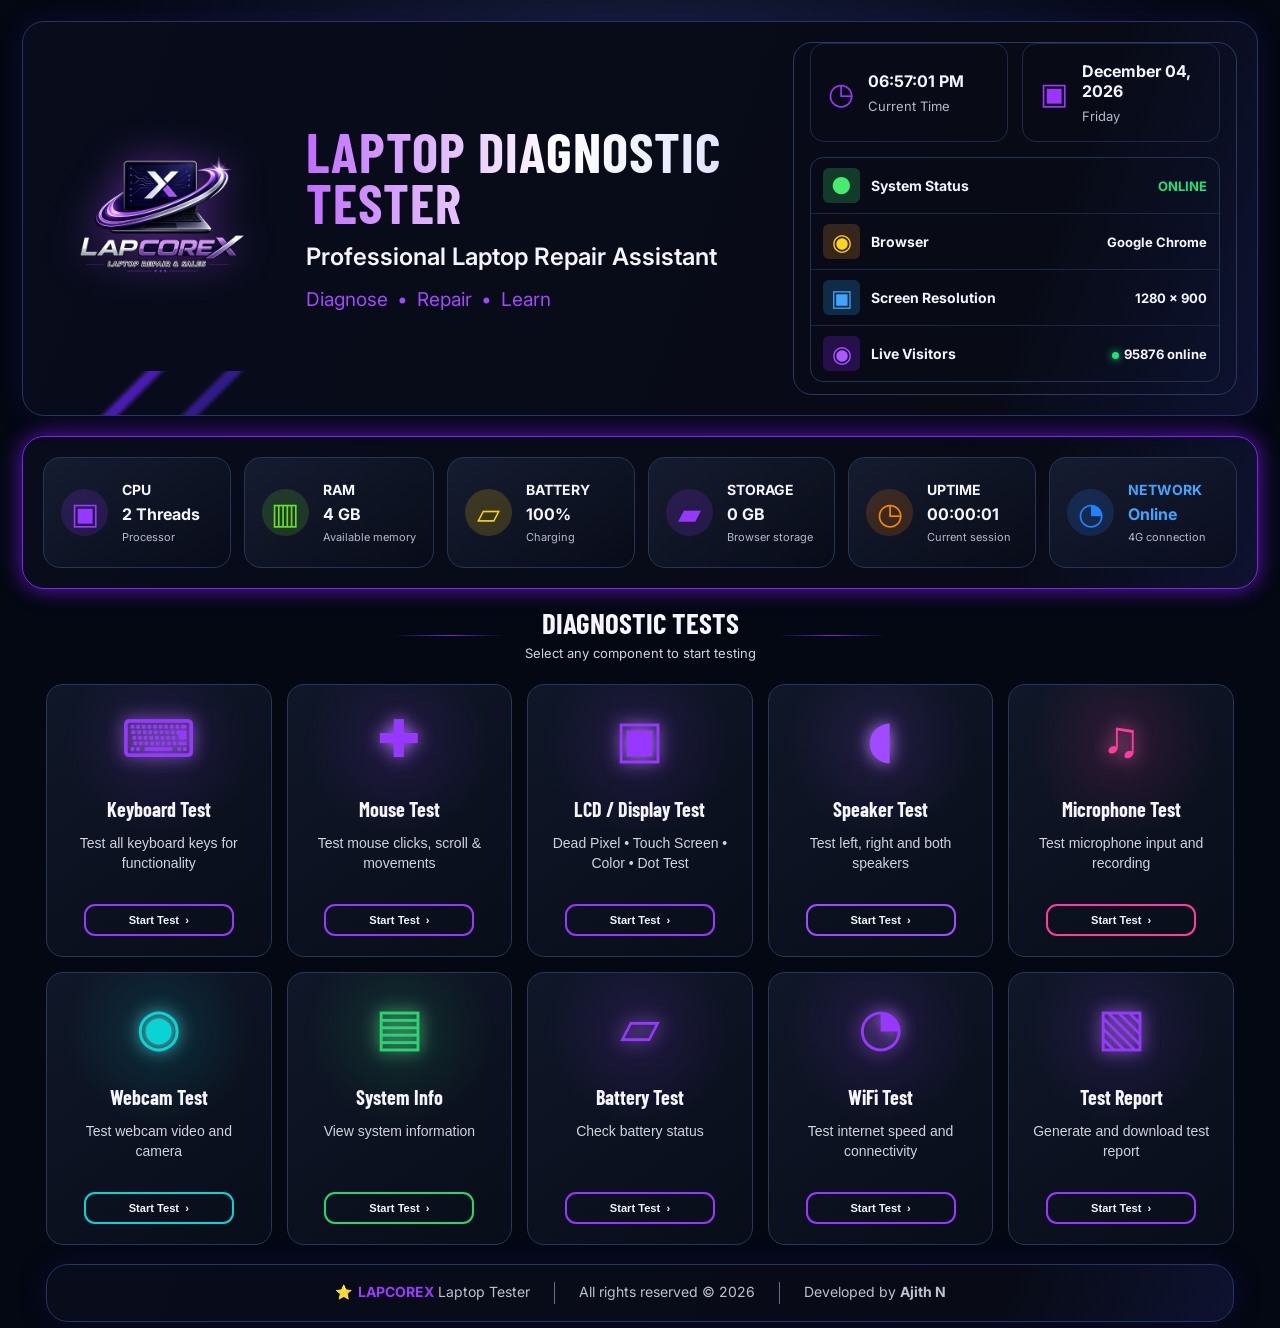
<file: index.html>
<!DOCTYPE html>
<html lang="en">
<head>
  <meta charset="UTF-8">
  <meta name="viewport" content="width=device-width, initial-scale=1.0">
  <title>Online Keyboard Test & Laptop Tester | LAPCOREX</title>
  <meta name="description" content="Free online laptop testing tool by LAPCOREX. Test keyboard keys, LCD screen, mouse, touchpad, webcam, speakers, microphone, battery and system information directly in your browser.">
  <link rel="icon" type="image/png" href="lapcorex-logo.png">
  <link rel="preconnect" href="https://fonts.googleapis.com">
  <link rel="preconnect" href="https://fonts.gstatic.com" crossorigin>
  <link href="https://fonts.googleapis.com/css2?family=Barlow+Condensed:wght@500;600;700&family=Inter:wght@400;500;600;700;800&display=swap" rel="stylesheet">
  <link rel="stylesheet" href="style.css">
</head>
<body>
  <main class="app-shell">
    <section class="hero-panel">
      <div class="brand-area">
        <img class="brand-logo" src="lapcorex-logo.png" alt="Lapcorex — Laptop Repair and Sales">
        <div class="brand-copy">
          <h1>LAPTOP DIAGNOSTIC TESTER</h1>
          <p>Professional Laptop Repair Assistant</p>
          <small>Diagnose <b>•</b> Repair <b>•</b> Learn</small>
        </div>
      </div>
      <div class="live-panel">
        <div class="quick-stats">
          <article><span class="status-icon purple">◷</span><div><strong id="current-time">--:--:--</strong><small>Current Time</small></div></article>
          <article><span class="status-icon purple">▣</span><div><strong id="current-date">-- --- ----</strong><small id="current-day">---</small></div></article>
        </div>
        <div class="system-lines">
          <div><span class="line-icon green">●</span><b>System Status</b><strong class="online">ONLINE</strong></div>
          <div><span class="line-icon chrome">◉</span><b>Browser</b><strong id="browser-name">Browser</strong></div>
          <div><span class="line-icon blue">▣</span><b>Screen Resolution</b><strong id="screen-size">-- × --</strong></div>
          <div><span class="line-icon visitor-icon">◉</span><b>Live Visitors</b><strong><em class="visitor-dot"></em><span id="visitor-count">142</span> online</strong></div>
        </div>
      </div>
    </section>
    <section class="hardware-strip" aria-label="Live system overview">
      <article class="hardware-card purple"><span>▣</span><div><b>CPU</b><strong id="cpu-threads">-- Threads</strong><small>Processor</small></div></article><article class="hardware-card lime"><span>▥</span><div><b>RAM</b><strong id="ram-size">-- GB</strong><small>Available memory</small></div></article><article class="hardware-card yellow"><span>▱</span><div><b>BATTERY</b><strong id="battery-level">Checking...</strong><small id="battery-state">Battery status</small></div></article><article class="hardware-card purple"><span>▰</span><div><b>STORAGE</b><strong id="storage-size">Check</strong><small>Browser storage</small></div></article><article class="hardware-card orange"><span>◷</span><div><b>UPTIME</b><strong id="uptime">00:00</strong><small>Current session</small></div></article><article class="hardware-card blue"><span>◔</span><div><b>NETWORK</b><strong id="network-state">Online</strong><small id="network-type">Connected</small></div></article>
    </section>
    <section class="tests-section"><div class="section-heading"><span></span><div><h2>DIAGNOSTIC TESTS</h2><p>Select any component to start testing</p></div><span></span></div><div class="test-grid">
      <button class="test-card purple" data-test="keyboard"><i>⌨</i><h3>Keyboard Test</h3><p>Test all keyboard keys for functionality</p><small>Start Test&nbsp; ›</small></button><button class="test-card blue" data-test="mouse"><i>✚</i><h3>Mouse Test</h3><p>Test mouse clicks, scroll &amp; movements</p><small>Start Test&nbsp; ›</small></button><button class="test-card yellow" data-test="display"><i>▣</i><h3>LCD / Display Test</h3><p>Dead Pixel • Touch Screen • Color • Dot Test</p><small>Start Test&nbsp; ›</small></button><button class="test-card violet" data-test="speaker"><i>◖</i><h3>Speaker Test</h3><p>Test left, right and both speakers</p><small>Start Test&nbsp; ›</small></button><button class="test-card pink" data-test="microphone"><i>♫</i><h3>Microphone Test</h3><p>Test microphone input and recording</p><small>Start Test&nbsp; ›</small></button><button class="test-card cyan" data-test="webcam"><i>◉</i><h3>Webcam Test</h3><p>Test webcam video and camera</p><small>Start Test&nbsp; ›</small></button><button class="test-card green" data-test="system"><i>▤</i><h3>System Info</h3><p>View system information</p><small>Start Test&nbsp; ›</small></button><button class="test-card orange" data-test="battery"><i>▱</i><h3>Battery Test</h3><p>Check battery status</p><small>Start Test&nbsp; ›</small></button><button class="test-card blue" data-test="wifi"><i>◔</i><h3>WiFi Test</h3><p>Test internet speed and connectivity</p><small>Start Test&nbsp; ›</small></button><button class="test-card purple" data-test="report"><i>▧</i><h3>Test Report</h3><p>Generate and download test report</p><small>Start Test&nbsp; ›</small></button>
    </div></section>
    <footer><b>⭐ &nbsp;<span>LAPCOREX</span></b> Laptop Tester <i></i> All rights reserved © 2026 <i></i> Developed by <strong>Ajith N</strong></footer>
  </main>
  <div class="modal" id="test-modal" aria-hidden="true"><section class="modal-card"><button class="close" aria-label="Close">×</button><div id="modal-content"></div></section></div>
  <script src="script.js"></script>
</body>
</html>
</file>
<file: style.css>
:root{--bg:#030812;--panel:#090d1c;--line:#24365b;--text:#f5f4ff;--muted:#b7b8ca;--purple:#962eff}*{box-sizing:border-box}body{margin:0;background:radial-gradient(circle at 50% -15%,#19213f 0,transparent 35%),var(--bg);color:var(--text);font-family:Inter,Arial,sans-serif}.app-shell{max-width:1340px;margin:auto;padding:21px 22px 6px}.hero-panel,.hardware-strip,footer{border:1px solid #263662;background:linear-gradient(110deg,#080c1b 0%,#080b16 80%,#0e1230);box-shadow:0 0 34px rgba(104,32,255,.12);border-radius:22px}.hero-panel{min-height:262px;padding:20px;display:grid;grid-template-columns:1.55fr .95fr;gap:26px;position:relative;overflow:hidden}.hero-panel:after{content:"";position:absolute;left:0;bottom:0;width:61%;height:44px;background:linear-gradient(135deg,transparent 15%,#6c25ff 16% 17%,transparent 18% 25%,#4b23c8 26% 27%,transparent 28%);opacity:.65}.brand-area{display:flex;align-items:center;gap:28px;z-index:1}.brand-logo{width:235px;height:215px;flex:none;object-fit:contain;border-radius:20px;filter:drop-shadow(0 0 20px rgba(169,68,255,.42))}.brand-copy h1{font:700 clamp(38px,4.3vw,68px)/.92 'Barlow Condensed';letter-spacing:1px;margin:0;background:linear-gradient(90deg,#c16cff,#fff 55%,#d9ddff);color:transparent;background-clip:text}.brand-copy p{font-size:24px;margin:14px 0 17px;font-weight:600}.brand-copy small{color:#a348ff;font-size:19px}.brand-copy small b{padding:0 5px}.live-panel{border:1px solid #29395f;border-radius:19px;padding:0 16px 12px;z-index:1}.quick-stats{display:grid;grid-template-columns:1fr 1fr;gap:14px;padding:0 0 15px}.quick-stats article{display:flex;gap:14px;align-items:center;border:1px solid #1f2a49;border-radius:14px;padding:17px}.quick-stats strong,.quick-stats small{display:block}.quick-stats strong{font-size:16px}.quick-stats small{font-size:13px;color:var(--muted);margin-top:7px}.status-icon{font-size:30px}.purple{--accent:#9638ff}.status-icon.purple{color:#9a36ff}.system-lines{border:1px solid #233251;border-radius:13px;overflow:hidden}.system-lines div{display:flex;align-items:center;gap:11px;padding:10px 12px;border-bottom:1px solid #1b2842;font-size:14px}.system-lines div:last-child{border:0}.system-lines strong{margin-left:auto;font-size:13px}.online{color:#16e877}.line-icon{width:37px;height:35px;border-radius:6px;display:grid;place-items:center;font-size:23px}.green{color:#46ec6d;background:#123b29}.chrome{color:#ffd41a;background:#35251a}.blue{color:#41a5ff;background:#102b45}.hardware-strip{margin:20px 0 16px;padding:20px;display:grid;grid-template-columns:repeat(6,1fr);gap:13px;border-color:#7d28e8;box-shadow:0 0 21px #6013bf}.hardware-card{min-height:111px;border:1px solid #263655;border-radius:17px;padding:17px;display:flex;align-items:center;gap:14px;background:linear-gradient(145deg,rgba(32,40,65,.58),rgba(8,12,25,.75))}.hardware-card>span{width:47px;height:47px;border-radius:50%;display:grid;place-items:center;font-size:30px;color:var(--accent);background:color-mix(in srgb,var(--accent) 17%,transparent)}.lime{--accent:#68df2a}.yellow{--accent:#ffd500}.orange{--accent:#ff8500}.blue{--accent:#2382ff}.hardware-card b,.hardware-card strong,.hardware-card small{display:block}.hardware-card b{font-size:14px}.hardware-card strong{font-size:16px;margin:6px 0}.hardware-card small{font-size:11px;color:var(--muted);white-space:nowrap}.tests-section{padding:0 24px}.section-heading{display:flex;justify-content:center;gap:21px;align-items:center;margin:10px 0 18px;text-align:center}.section-heading span{height:1px;width:110px;background:linear-gradient(90deg,transparent,#7029ef,transparent)}.section-heading h2{font:700 29px 'Barlow Condensed';margin:0}.section-heading p{font-size:13px;margin:5px 0;color:#d2d2df}.test-grid{display:grid;grid-template-columns:repeat(5,1fr);gap:15px}.test-card{--accent:#9638ff;color:var(--text);text-align:center;min-height:264px;border:1px solid #273957;border-radius:17px;padding:24px 18px 20px;background:radial-gradient(circle at 50% 22%,color-mix(in srgb,var(--accent) 14%,transparent),transparent 39%),linear-gradient(145deg,#101728,#080d19);cursor:pointer;transition:.22s}.test-card:hover{transform:translateY(-5px);border-color:var(--accent);box-shadow:0 10px 27px color-mix(in srgb,var(--accent) 20%,transparent)}.test-card i{font-style:normal;font-size:52px;color:var(--accent);display:block;height:78px;text-shadow:0 0 17px color-mix(in srgb,var(--accent) 70%,white)}.test-card h3{font:700 20px 'Barlow Condensed';margin:10px 0 12px}.test-card p{color:#d2d3df;font-size:14px;line-height:1.45;margin:0;min-height:61px}.test-card small{display:block;border:2px solid var(--accent);border-radius:11px;padding:8px;margin:10px auto 0;max-width:150px;font-weight:bold;color:#f5f5ff}.violet{--accent:#a04bff}.pink{--accent:#ff3b9d}.cyan{--accent:#09d4d3}.green{--accent:#27d66d}footer{margin:19px 24px 0;text-align:center;padding:17px;color:#bfc0d0;font-size:14px}footer b{color:#c9c5ff}footer b span{color:#9b3bff}footer i{height:22px;width:1px;background:#62708e;display:inline-block;vertical-align:middle;margin:0 20px}.modal{position:fixed;inset:0;background:rgba(1,4,12,.82);display:none;place-items:center;padding:20px;z-index:10}.modal.open{display:grid}.modal-card{position:relative;width:min(740px,100%);max-height:90vh;overflow:auto;border:1px solid #7740d6;border-radius:20px;background:#091121;padding:35px;box-shadow:0 0 55px #421388}.close{position:absolute;right:15px;top:12px;border:0;background:transparent;color:#fff;font-size:32px;cursor:pointer}.modal h2{margin:0 0 8px;font:700 30px 'Barlow Condensed'}.modal p{color:#c6c9d8;line-height:1.6}.action-btn{margin:8px 7px 5px 0;padding:10px 16px;border:1px solid #9c44ff;border-radius:9px;background:#211044;color:white;font-weight:bold;cursor:pointer}.test-zone{border:1px dashed #5274bb;border-radius:13px;padding:40px 20px;text-align:center;margin:18px 0;color:#9ac5ff}.meter{height:16px;border-radius:99px;background:#172238;overflow:hidden;margin:15px 0}.meter i{display:block;height:100%;width:0;background:linear-gradient(90deg,#36dc71,#b8ff25);transition:.08s}.visitor-dot{display:inline-block;width:7px;height:7px;margin-right:5px;border-radius:50%;background:#1ce77a;box-shadow:0 0 9px #1ce77a;animation:visitorPulse 1.6s infinite}.system-lines strong span{display:inline}.visitor-icon{color:#aa58ff;background:#26104b}@keyframes visitorPulse{50%{opacity:.3;transform:scale(.72)}}.keyboard-layout{margin:18px 0;min-width:690px}.key-row{display:flex;gap:5px;margin:5px 0}.key{border:1px solid #465473;border-radius:5px;padding:8px 4px;min-width:38px;height:38px;display:grid;place-items:center;text-align:center;font-size:12px;font-weight:600;background:#111a2d;transition:.12s}.key.active{background:#7e25e8;border-color:#e0c2ff;box-shadow:0 0 13px #9239f7}.key.wide{min-width:51px}.key.back{min-width:99px}.key.tab{min-width:60px}.key.caps{min-width:78px}.key.enter{min-width:88px}.key.shift{min-width:95px}.key.ctrl{min-width:53px}.key.win{min-width:48px}.key.alt{min-width:49px}.key.space{min-width:250px}.key.arrow{min-width:40px}.modal-card:has(.keyboard-layout){width:min(1020px,100%);padding:32px;overflow-x:auto}.advanced-grid{display:grid;grid-template-columns:repeat(2,minmax(0,1fr));gap:13px;margin-top:20px}.info-card{border:1px solid #273c63;border-radius:13px;background:linear-gradient(145deg,#111b31,#09111f);padding:15px}.info-card h3{margin:0 0 10px;color:#b66aff;font-size:14px;text-transform:uppercase;letter-spacing:.7px}.info-card div{padding:8px 0;border-top:1px solid #20304e;display:flex;gap:12px;justify-content:space-between;align-items:start}.info-card span{color:#aeb7cb;font-size:12px;flex:0 0 43%}.info-card b{font-size:12px;text-align:right;word-break:break-word}.battery-hero{grid-column:1/-1;border:1px solid #9e42ff;border-radius:15px;padding:18px;display:flex;align-items:center;gap:18px;background:radial-gradient(circle at 18% 50%,#56218f,transparent 35%),#10142a}.battery-hero strong{font:700 42px 'Barlow Condensed';color:#c38aff}.battery-hero b,.battery-hero small{display:block}.battery-hero small,.privacy-note{color:#aeb7cb;font-size:12px;margin-top:4px}.privacy-note{grid-column:1/-1;line-height:1.5;margin:0}@media(max-width:1000px){.hero-panel{grid-template-columns:1fr}.live-panel{display:none}.hardware-strip{grid-template-columns:repeat(3,1fr)}.test-grid{grid-template-columns:repeat(3,1fr)}}@media(max-width:640px){.app-shell{padding:12px}.hero-panel{padding:15px;min-height:190px}.brand-logo{width:112px;height:112px;border-radius:14px}.brand-area{gap:15px}.brand-copy h1{font-size:35px}.brand-copy p{font-size:15px;margin:9px 0}.brand-copy small{font-size:13px}.hardware-strip{grid-template-columns:repeat(2,1fr);padding:11px}.hardware-card{padding:11px}.hardware-card small{white-space:normal}.tests-section{padding:0}.test-grid{grid-template-columns:repeat(2,1fr);gap:10px}.test-card{min-height:220px;padding:17px 10px}.test-card i{font-size:43px;height:62px}.test-card h3{font-size:18px}.test-card p{font-size:12px;min-height:52px}.section-heading span{width:35px}footer{margin:16px 0 0;font-size:11px}footer i{margin:0 6px}.advanced-grid{grid-template-columns:1fr}.battery-hero,.privacy-note{grid-column:auto}.modal-card:has(.keyboard-layout){padding:24px 18px}}
</file>
